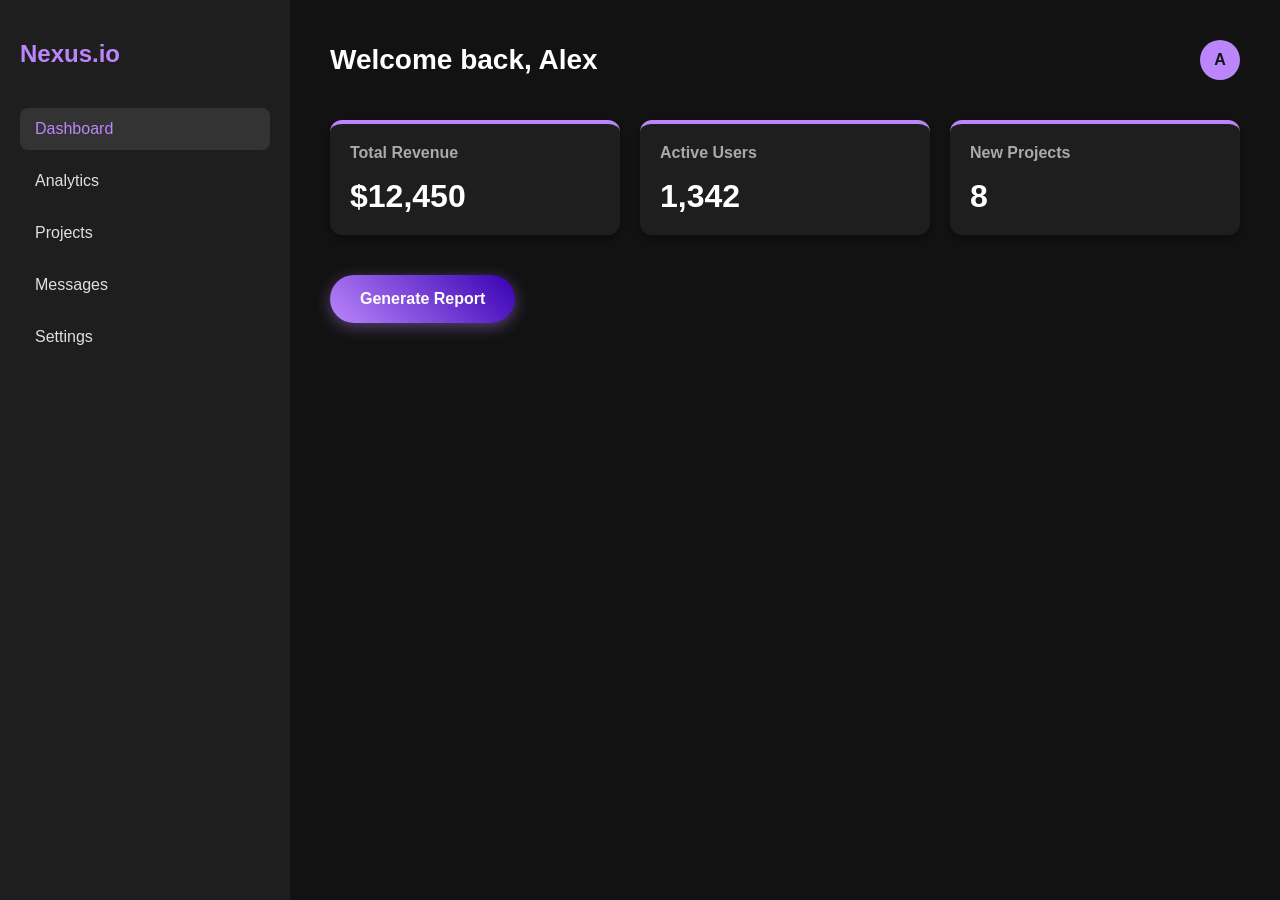
<file: Lab 2/custom_ui.html>
<!DOCTYPE html>
<html lang="en">
<head>
    <meta charset="UTF-8">
    <title>Custom Dashboard UI</title>
    <style>
        body { margin: 0; font-family: 'Segoe UI', Tahoma, Geneva, Verdana, sans-serif; background-color: #121212; color: #ffffff; display: flex; height: 100vh; }
        .sidebar { width: 250px; background-color: #1e1e1e; display: flex; flex-direction: column; padding: 20px; }
        .sidebar h2 { color: #bb86fc; font-size: 24px; margin-bottom: 40px; }
        .sidebar a { color: #e0e0e0; text-decoration: none; padding: 12px 15px; margin-bottom: 10px; border-radius: 8px; transition: background 0.3s; }
        .sidebar a:hover, .sidebar a.active { background-color: #333333; color: #bb86fc; }
        .main-content { flex: 1; padding: 40px; overflow-y: auto; }
        .header { display: flex; justify-content: space-between; align-items: center; margin-bottom: 40px; }
        .header h1 { margin: 0; font-size: 28px; }
        .user-profile { width: 40px; height: 40px; background-color: #bb86fc; border-radius: 50%; display: flex; justify-content: center; align-items: center; font-weight: bold; color: #121212; }
        .cards { display: grid; grid-template-columns: repeat(auto-fill, minmax(250px, 1fr)); gap: 20px; }
        .card { background-color: #1e1e1e; padding: 20px; border-radius: 12px; box-shadow: 0 4px 6px rgba(0,0,0,0.3); border-top: 4px solid #bb86fc; }
        .card h3 { margin-top: 0; font-size: 16px; color: #aaaaaa; }
        .card .value { font-size: 32px; font-weight: bold; margin: 10px 0 0 0; }
        
        /* Interactive Element */
        .btn-glow { margin-top: 40px; padding: 15px 30px; background: linear-gradient(45deg, #bb86fc, #3700b3); border: none; border-radius: 30px; color: white; font-weight: bold; font-size: 16px; cursor: pointer; transition: transform 0.2s, box-shadow 0.2s; box-shadow: 0 4px 15px rgba(187, 134, 252, 0.4); }
        .btn-glow:hover { transform: translateY(-2px); box-shadow: 0 6px 20px rgba(187, 134, 252, 0.6); }
    </style>
</head>
<body>
    <div class="sidebar">
        <h2>Nexus.io</h2>
        <a href="#" class="active">Dashboard</a>
        <a href="#">Analytics</a>
        <a href="#">Projects</a>
        <a href="#">Messages</a>
        <a href="#">Settings</a>
    </div>
    <div class="main-content">
        <div class="header">
            <h1>Welcome back, Alex</h1>
            <div class="user-profile">A</div>
        </div>
        <div class="cards">
            <div class="card">
                <h3>Total Revenue</h3>
                <p class="value">$12,450</p>
            </div>
            <div class="card">
                <h3>Active Users</h3>
                <p class="value">1,342</p>
            </div>
            <div class="card">
                <h3>New Projects</h3>
                <p class="value">8</p>
            </div>
        </div>
        <button class="btn-glow">Generate Report</button>
    </div>
</body>
</html>
</file>
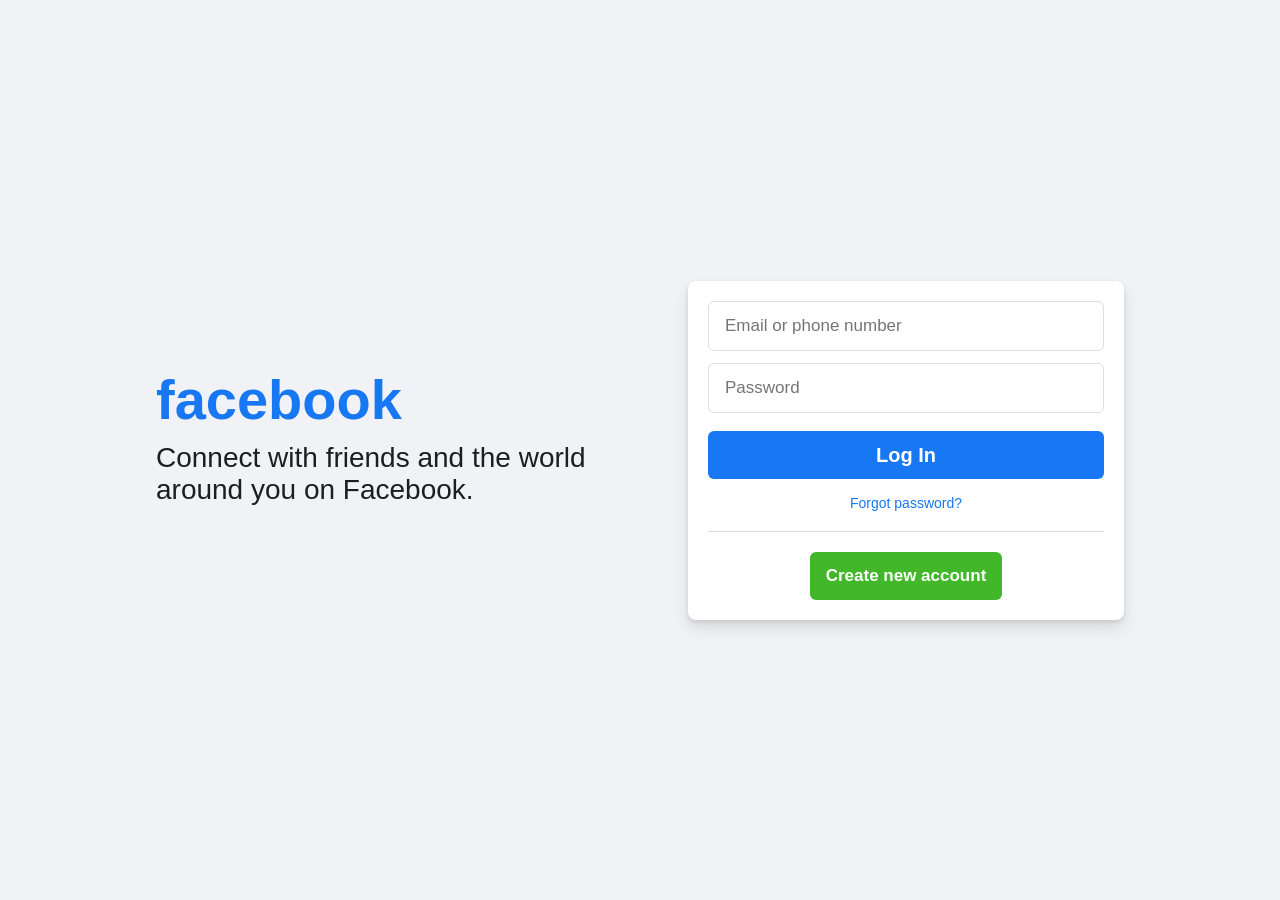
<file: Lab 2/facebook.html>
<!DOCTYPE html>
<html lang="en">
<head>
    <meta charset="UTF-8">
    <title>Facebook - Log In or Sign Up</title>
    <style>
        body { margin: 0; font-family: Helvetica, Arial, sans-serif; background-color: #f0f2f5; color: #1c1e21; }
        .container { display: flex; justify-content: center; align-items: center; height: 100vh; padding: 0 20px; }
        .left { max-width: 500px; padding-right: 32px; }
        .left h1 { color: #1877f2; font-size: 56px; margin: 0; font-weight: bold; }
        .left p { font-size: 28px; line-height: 32px; margin-top: 10px; }
        .right { background: #fff; padding: 20px; border-radius: 8px; box-shadow: 0 2px 4px rgba(0,0,0,0.1), 0 8px 16px rgba(0,0,0,0.1); width: 396px; }
        .right input { width: 100%; padding: 14px 16px; margin-bottom: 12px; border: 1px solid #dddfe2; border-radius: 6px; font-size: 17px; box-sizing: border-box; }
        .right button { width: 100%; background-color: #1877f2; border: none; border-radius: 6px; font-size: 20px; line-height: 48px; padding: 0 16px; color: #fff; font-weight: bold; cursor: pointer; margin-top: 6px; }
        .right a.forgot { display: block; text-align: center; color: #1877f2; font-size: 14px; margin-top: 16px; text-decoration: none; }
        .right hr { margin: 20px 0; border: 0; border-top: 1px solid #dadde1; }
        .right .create-btn { text-align: center; }
        .right .create-btn a { background-color: #42b72a; color: #fff; padding: 14px 16px; border-radius: 6px; font-size: 17px; font-weight: bold; text-decoration: none; display: inline-block; }
    </style>
</head>
<body>
    <div class="container">
        <div class="left">
            <h1>facebook</h1>
            <p>Connect with friends and the world around you on Facebook.</p>
        </div>
        <div class="right">
            <input type="text" placeholder="Email or phone number">
            <input type="password" placeholder="Password">
            <button>Log In</button>
            <a href="#" class="forgot">Forgot password?</a>
            <hr>
            <div class="create-btn">
                <a href="#">Create new account</a>
            </div>
        </div>
    </div>
</body>
</html>
</file>
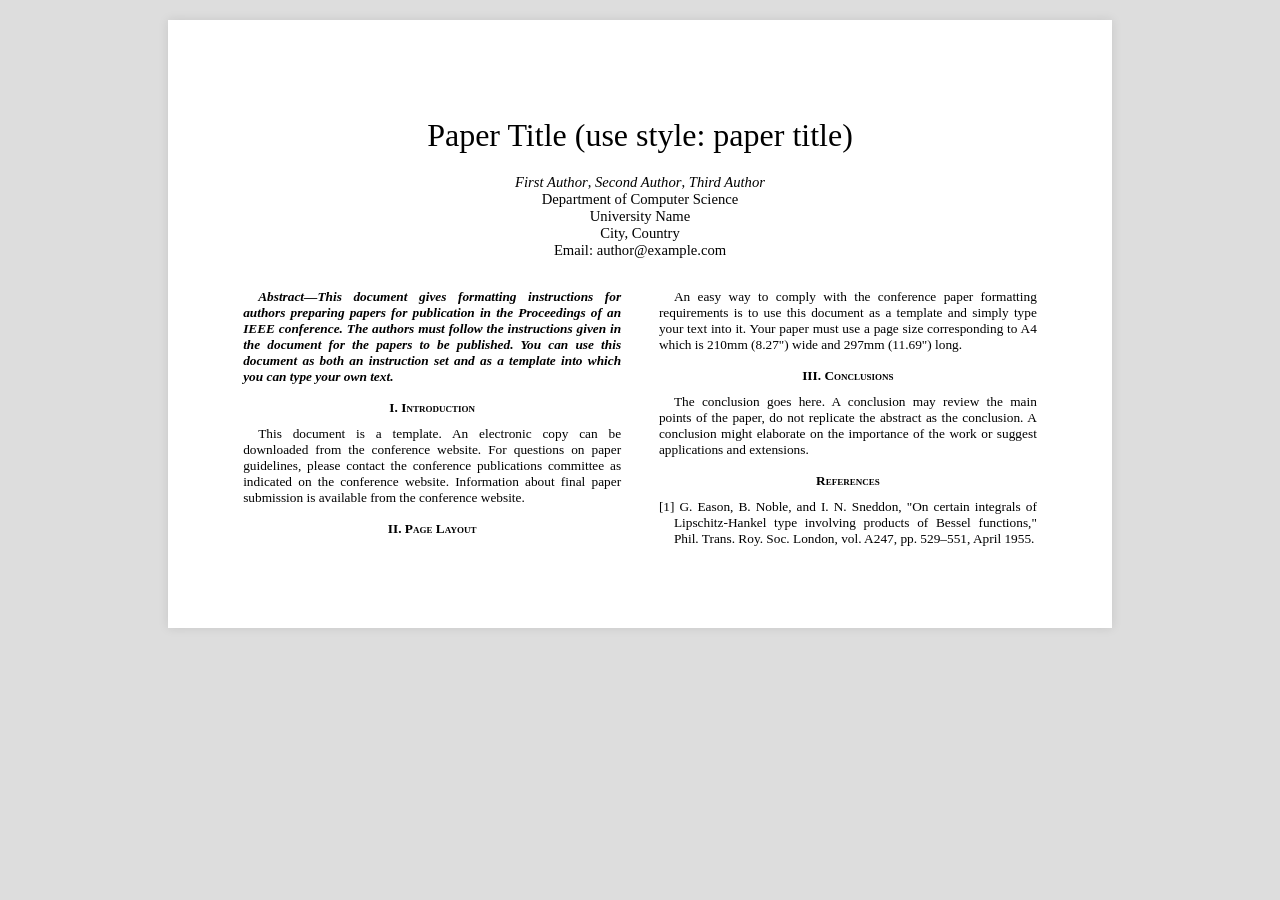
<file: Lab 2/ieee_paper.html>
<!DOCTYPE html>
<html lang="en">
<head>
    <meta charset="UTF-8">
    <title>IEEE Paper Template</title>
    <style>
        body { font-family: "Times New Roman", Times, serif; font-size: 10pt; background: #ddd; margin: 0; padding: 20px; }
        .page { background: #fff; max-width: 21cm; margin: auto; padding: 2cm; box-shadow: 0 0 10px rgba(0,0,0,0.1); }
        .title { text-align: center; font-size: 24pt; font-weight: normal; margin-bottom: 20px; }
        .authors { text-align: center; font-size: 11pt; margin-bottom: 30px; }
        .content { column-count: 2; column-gap: 1cm; text-align: justify; }
        .heading { font-size: 10pt; font-variant: small-caps; text-align: center; margin-top: 15px; margin-bottom: 10px; font-weight: bold; }
        .abstract { font-weight: bold; font-style: italic; }
        p { margin-top: 0; margin-bottom: 10px; text-indent: 15px; }
    </style>
</head>
<body>
    <div class="page">
        <h1 class="title">Paper Title (use style: paper title)</h1>
        <div class="authors">
            <i>First Author</i>, <i>Second Author</i>, <i>Third Author</i><br>
            Department of Computer Science<br>
            University Name<br>
            City, Country<br>
            Email: author@example.com
        </div>
        <div class="content">
            <p class="abstract">Abstract—This document gives formatting instructions for authors preparing papers for publication in the Proceedings of an IEEE conference. The authors must follow the instructions given in the document for the papers to be published. You can use this document as both an instruction set and as a template into which you can type your own text.</p>
            
            <div class="heading">I. Introduction</div>
            <p>This document is a template. An electronic copy can be downloaded from the conference website. For questions on paper guidelines, please contact the conference publications committee as indicated on the conference website. Information about final paper submission is available from the conference website.</p>
            
            <div class="heading">II. Page Layout</div>
            <p>An easy way to comply with the conference paper formatting requirements is to use this document as a template and simply type your text into it. Your paper must use a page size corresponding to A4 which is 210mm (8.27") wide and 297mm (11.69") long.</p>
            
            <div class="heading">III. Conclusions</div>
            <p>The conclusion goes here. A conclusion may review the main points of the paper, do not replicate the abstract as the conclusion. A conclusion might elaborate on the importance of the work or suggest applications and extensions.</p>
            
            <div class="heading">References</div>
            <p style="text-indent: -15px; padding-left: 15px;">[1] G. Eason, B. Noble, and I. N. Sneddon, "On certain integrals of Lipschitz-Hankel type involving products of Bessel functions," Phil. Trans. Roy. Soc. London, vol. A247, pp. 529–551, April 1955.</p>
        </div>
    </div>
</body>
</html>
</file>
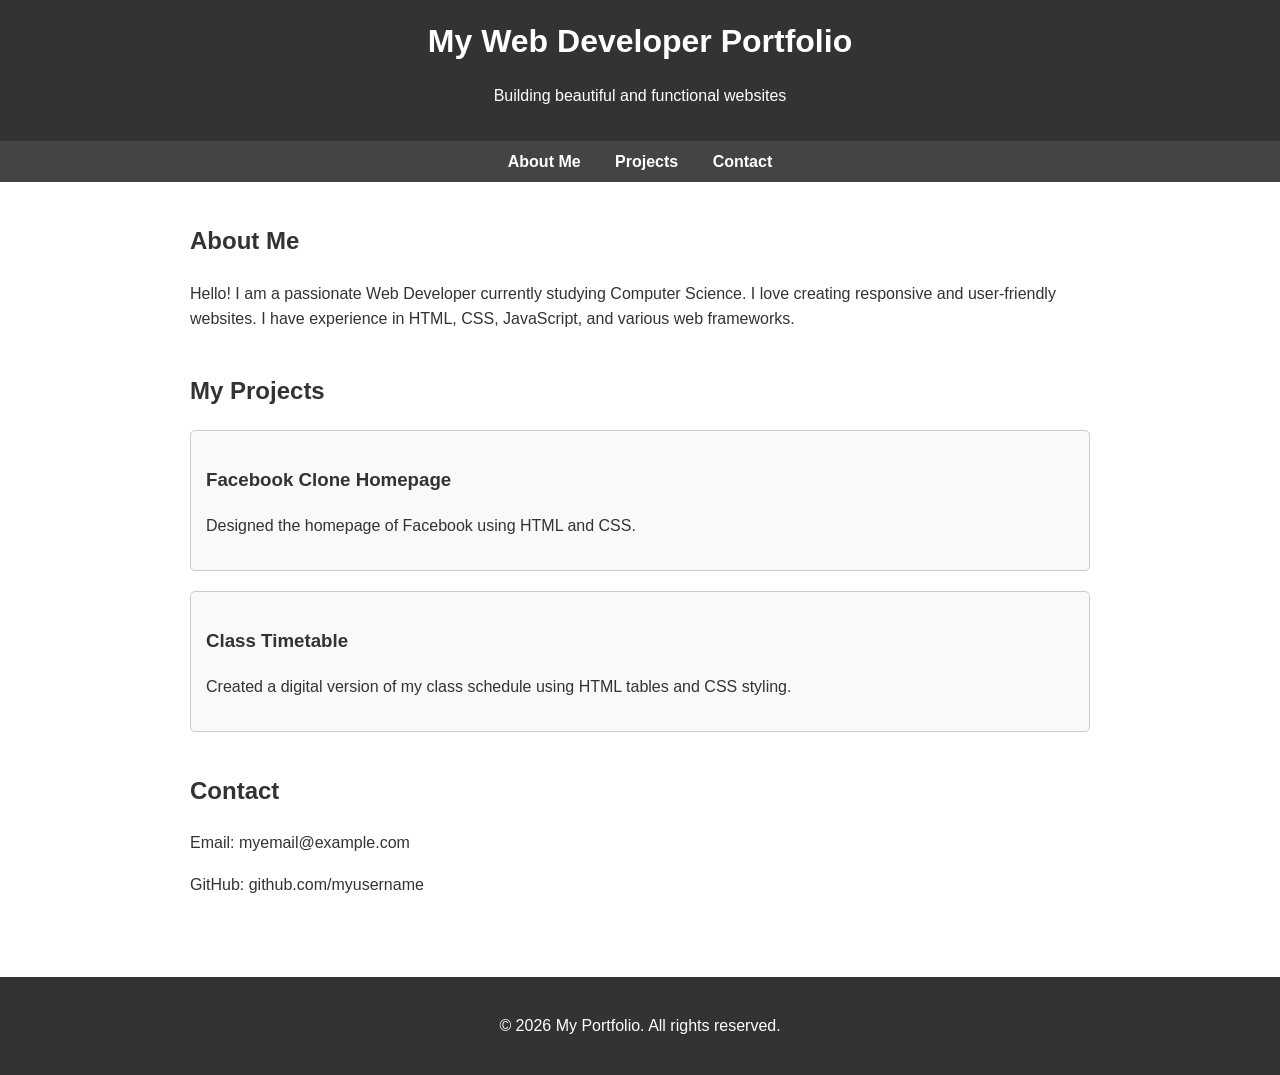
<file: Lab 2/portfolio.html>
<!DOCTYPE html>
<html lang="en">
<head>
    <meta charset="UTF-8">
    <title>My Portfolio</title>
    <style>
        body { font-family: 'Segoe UI', Tahoma, Geneva, Verdana, sans-serif; margin: 0; padding: 0; line-height: 1.6; color: #333; }
        header { background: #333; color: #fff; padding: 1rem 0; text-align: center; }
        nav { background: #444; color: #fff; padding: 0.5rem; text-align: center; }
        nav a { color: #fff; text-decoration: none; margin: 0 15px; font-weight: bold; }
        .container { max-width: 900px; margin: auto; padding: 20px; }
        section { margin-bottom: 40px; }
        h1, h2 { color: #333; }
        header h1 { color: #fff; margin: 0; }
        .project { border: 1px solid #ccc; padding: 15px; border-radius: 5px; margin-bottom: 20px; background: #f9f9f9; }
        footer { text-align: center; padding: 20px; background: #333; color: #fff; margin-top: 20px; }
    </style>
</head>
<body>
    <header>
        <h1>My Web Developer Portfolio</h1>
        <p>Building beautiful and functional websites</p>
    </header>
    <nav>
        <a href="#about">About Me</a>
        <a href="#projects">Projects</a>
        <a href="#contact">Contact</a>
    </nav>
    <div class="container">
        <section id="about">
            <h2>About Me</h2>
            <p>Hello! I am a passionate Web Developer currently studying Computer Science. I love creating responsive and user-friendly websites. I have experience in HTML, CSS, JavaScript, and various web frameworks.</p>
        </section>
        <section id="projects">
            <h2>My Projects</h2>
            <div class="project">
                <h3>Facebook Clone Homepage</h3>
                <p>Designed the homepage of Facebook using HTML and CSS.</p>
            </div>
            <div class="project">
                <h3>Class Timetable</h3>
                <p>Created a digital version of my class schedule using HTML tables and CSS styling.</p>
            </div>
        </section>
        <section id="contact">
            <h2>Contact</h2>
            <p>Email: myemail@example.com</p>
            <p>GitHub: github.com/myusername</p>
        </section>
    </div>
    <footer>
        <p>&copy; 2026 My Portfolio. All rights reserved.</p>
    </footer>
</body>
</html>
</file>
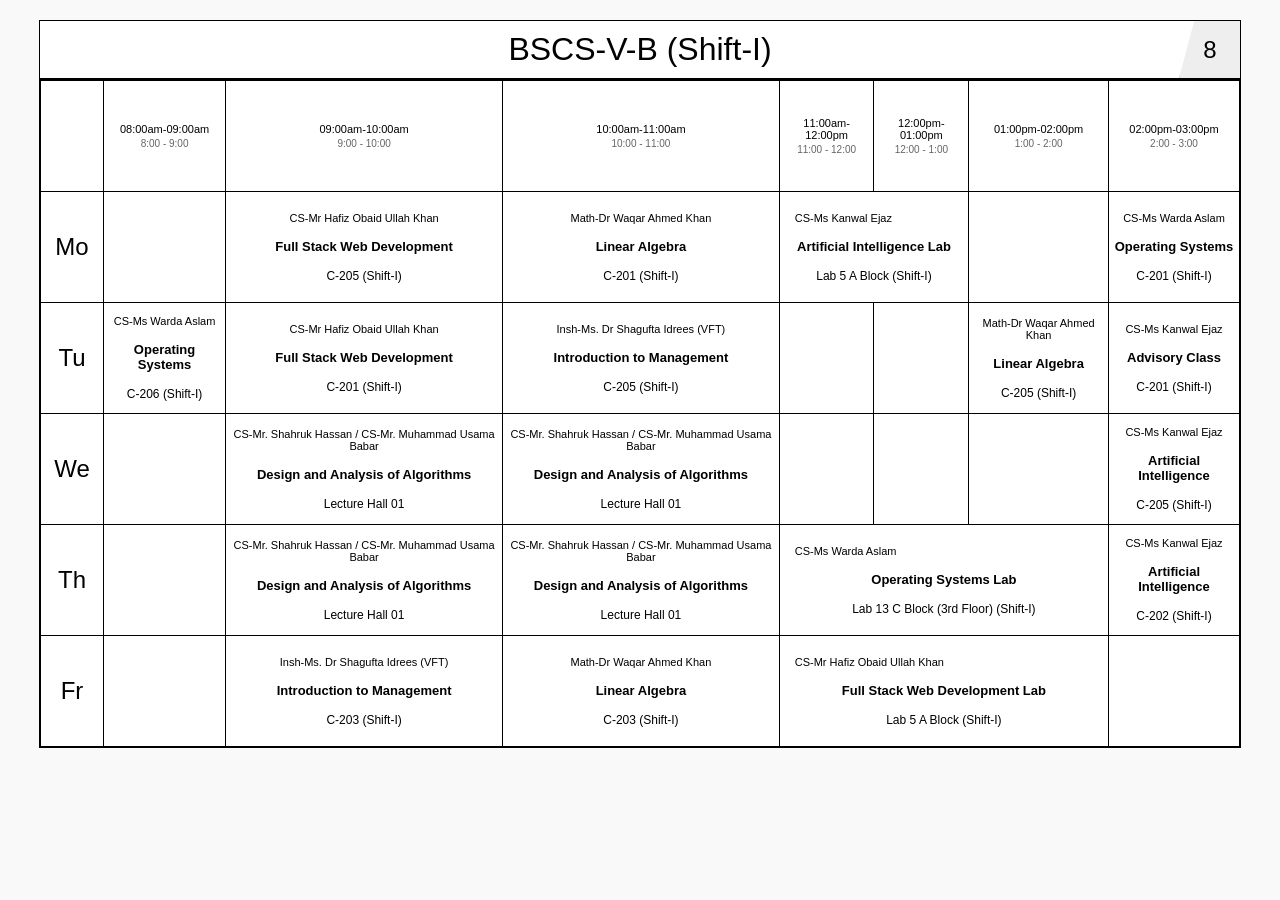
<file: Lab 2/timetable.html>
<!DOCTYPE html>
<html lang="en">
<head>
    <meta charset="UTF-8">
    <meta name="viewport" content="width=device-width, initial-scale=1.0">
    <title>Class Timetable</title>
    <style>
        body { 
            font-family: Arial, sans-serif; 
            padding: 20px; 
            margin: 0;
            background-color: #f9f9f9;
        }
        .timetable-container {
            width: 100%;
            max-width: 1200px;
            margin: auto;
            background: white;
            border: 1px solid #000;
        }
        .header-section {
            display: flex;
            justify-content: space-between;
            align-items: center;
            border-bottom: 2px solid #000;
            position: relative;
        }
        .header-title {
            flex: 1;
            text-align: center;
            font-size: 32px;
            padding: 10px 0;
            margin: 0;
            font-weight: normal;
        }
        .header-number {
            position: absolute;
            right: 0;
            top: 0;
            bottom: 0;
            background-color: #eee;
            width: 60px;
            display: flex;
            justify-content: center;
            align-items: center;
            font-size: 24px;
            border-left: 1px solid #ccc;
            clip-path: polygon(25% 0%, 100% 0%, 100% 100%, 0% 100%);
        }
        table { 
            width: 100%; 
            border-collapse: collapse; 
        }
        th, td { 
            border: 1px solid #000; 
            text-align: center; 
            vertical-align: middle;
            height: 100px;
        }
        .time-header {
            font-size: 11px;
            padding: 5px;
            font-weight: normal;
        }
        .time-sub {
            display: block;
            font-size: 10px;
            color: #666;
            margin-top: 3px;
        }
        .day-col {
            font-size: 24px;
            width: 60px;
            font-weight: normal;
        }
        .course { 
            font-weight: bold; 
            font-size: 13px;
            display: block;
            margin-bottom: 15px;
        }
        .teacher {
            font-size: 11px;
            display: block;
            margin-bottom: 15px;
        }
        .room { 
            font-size: 12px; 
            display: block;
        }
        .footer {
            font-size: 10px;
            padding: 2px 5px;
            border-top: 1px solid #000;
        }
        td {
            padding: 5px;
        }
    </style>
</head>
<body>
    <div class="timetable-container">
        <div class="header-section">
            <h1 class="header-title">BSCS-V-B (Shift-I)</h1>
            <div class="header-number">8</div>
        </div>
        <table>
            <thead>
                <tr>
                    <th class="day-col"></th>
                    <th class="time-header">08:00am-09:00am<span class="time-sub">8:00 - 9:00</span></th>
                    <th class="time-header">09:00am-10:00am<span class="time-sub">9:00 - 10:00</span></th>
                    <th class="time-header">10:00am-11:00am<span class="time-sub">10:00 - 11:00</span></th>
                    <th class="time-header">11:00am-12:00pm<span class="time-sub">11:00 - 12:00</span></th>
                    <th class="time-header">12:00pm-01:00pm<span class="time-sub">12:00 - 1:00</span></th>
                    <th class="time-header">01:00pm-02:00pm<span class="time-sub">1:00 - 2:00</span></th>
                    <th class="time-header">02:00pm-03:00pm<span class="time-sub">2:00 - 3:00</span></th>
                </tr>
            </thead>
            <tbody>
                <tr>
                    <th class="day-col">Mo</th>
                    <td></td>
                    <td>
                        <span class="teacher">CS-Mr Hafiz Obaid Ullah Khan</span>
                        <span class="course">Full Stack Web Development</span>
                        <span class="room">C-205 (Shift-I)</span>
                    </td>
                    <td>
                        <span class="teacher">Math-Dr Waqar Ahmed Khan</span>
                        <span class="course">Linear Algebra</span>
                        <span class="room">C-201 (Shift-I)</span>
                    </td>
                    <td colspan="2">
                        <span class="teacher" style="text-align: left; padding-left: 10px;">CS-Ms Kanwal Ejaz</span>
                        <span class="course">Artificial Intelligence Lab</span>
                        <span class="room">Lab 5 A Block (Shift-I)</span>
                    </td>
                    <td></td>
                    <td>
                        <span class="teacher">CS-Ms Warda Aslam</span>
                        <span class="course">Operating Systems</span>
                        <span class="room">C-201 (Shift-I)</span>
                    </td>
                </tr>
                <tr>
                    <th class="day-col">Tu</th>
                    <td>
                        <span class="teacher">CS-Ms Warda Aslam</span>
                        <span class="course">Operating Systems</span>
                        <span class="room">C-206 (Shift-I)</span>
                    </td>
                    <td>
                        <span class="teacher">CS-Mr Hafiz Obaid Ullah Khan</span>
                        <span class="course">Full Stack Web Development</span>
                        <span class="room">C-201 (Shift-I)</span>
                    </td>
                    <td>
                        <span class="teacher">Insh-Ms. Dr Shagufta Idrees (VFT)</span>
                        <span class="course">Introduction to Management</span>
                        <span class="room">C-205 (Shift-I)</span>
                    </td>
                    <td></td>
                    <td></td>
                    <td>
                        <span class="teacher">Math-Dr Waqar Ahmed Khan</span>
                        <span class="course">Linear Algebra</span>
                        <span class="room">C-205 (Shift-I)</span>
                    </td>
                    <td>
                        <span class="teacher">CS-Ms Kanwal Ejaz</span>
                        <span class="course">Advisory Class</span>
                        <span class="room">C-201 (Shift-I)</span>
                    </td>
                </tr>
                <tr>
                    <th class="day-col">We</th>
                    <td></td>
                    <td>
                        <span class="teacher">CS-Mr. Shahruk Hassan / CS-Mr. Muhammad Usama Babar</span>
                        <span class="course">Design and Analysis of Algorithms</span>
                        <span class="room">Lecture Hall 01</span>
                    </td>
                    <td>
                        <span class="teacher">CS-Mr. Shahruk Hassan / CS-Mr. Muhammad Usama Babar</span>
                        <span class="course">Design and Analysis of Algorithms</span>
                        <span class="room">Lecture Hall 01</span>
                    </td>
                    <td></td>
                    <td></td>
                    <td></td>
                    <td>
                        <span class="teacher">CS-Ms Kanwal Ejaz</span>
                        <span class="course">Artificial Intelligence</span>
                        <span class="room">C-205 (Shift-I)</span>
                    </td>
                </tr>
                <tr>
                    <th class="day-col">Th</th>
                    <td></td>
                    <td>
                        <span class="teacher">CS-Mr. Shahruk Hassan / CS-Mr. Muhammad Usama Babar</span>
                        <span class="course">Design and Analysis of Algorithms</span>
                        <span class="room">Lecture Hall 01</span>
                    </td>
                    <td>
                        <span class="teacher">CS-Mr. Shahruk Hassan / CS-Mr. Muhammad Usama Babar</span>
                        <span class="course">Design and Analysis of Algorithms</span>
                        <span class="room">Lecture Hall 01</span>
                    </td>
                    <td colspan="3">
                        <span class="teacher" style="text-align: left; padding-left: 10px;">CS-Ms Warda Aslam</span>
                        <span class="course">Operating Systems Lab</span>
                        <span class="room">Lab 13 C Block (3rd Floor) (Shift-I)</span>
                    </td>
                    <td>
                        <span class="teacher">CS-Ms Kanwal Ejaz</span>
                        <span class="course">Artificial Intelligence</span>
                        <span class="room">C-202 (Shift-I)</span>
                    </td>
                </tr>
                <tr>
                    <th class="day-col">Fr</th>
                    <td></td>
                    <td>
                        <span class="teacher">Insh-Ms. Dr Shagufta Idrees (VFT)</span>
                        <span class="course">Introduction to Management</span>
                        <span class="room">C-203 (Shift-I)</span>
                    </td>
                    <td>
                        <span class="teacher">Math-Dr Waqar Ahmed Khan</span>
                        <span class="course">Linear Algebra</span>
                        <span class="room">C-203 (Shift-I)</span>
                    </td>
                    <td colspan="3">
                        <span class="teacher" style="text-align: left; padding-left: 10px;">CS-Mr Hafiz Obaid Ullah Khan</span>
                        <span class="course">Full Stack Web Development Lab</span>
                        <span class="room">Lab 5 A Block (Shift-I)</span>
                    </td>
                    <td></td>
                </tr>
            </tbody>
        </table>
    </div>
</body>
</html>
</file>
